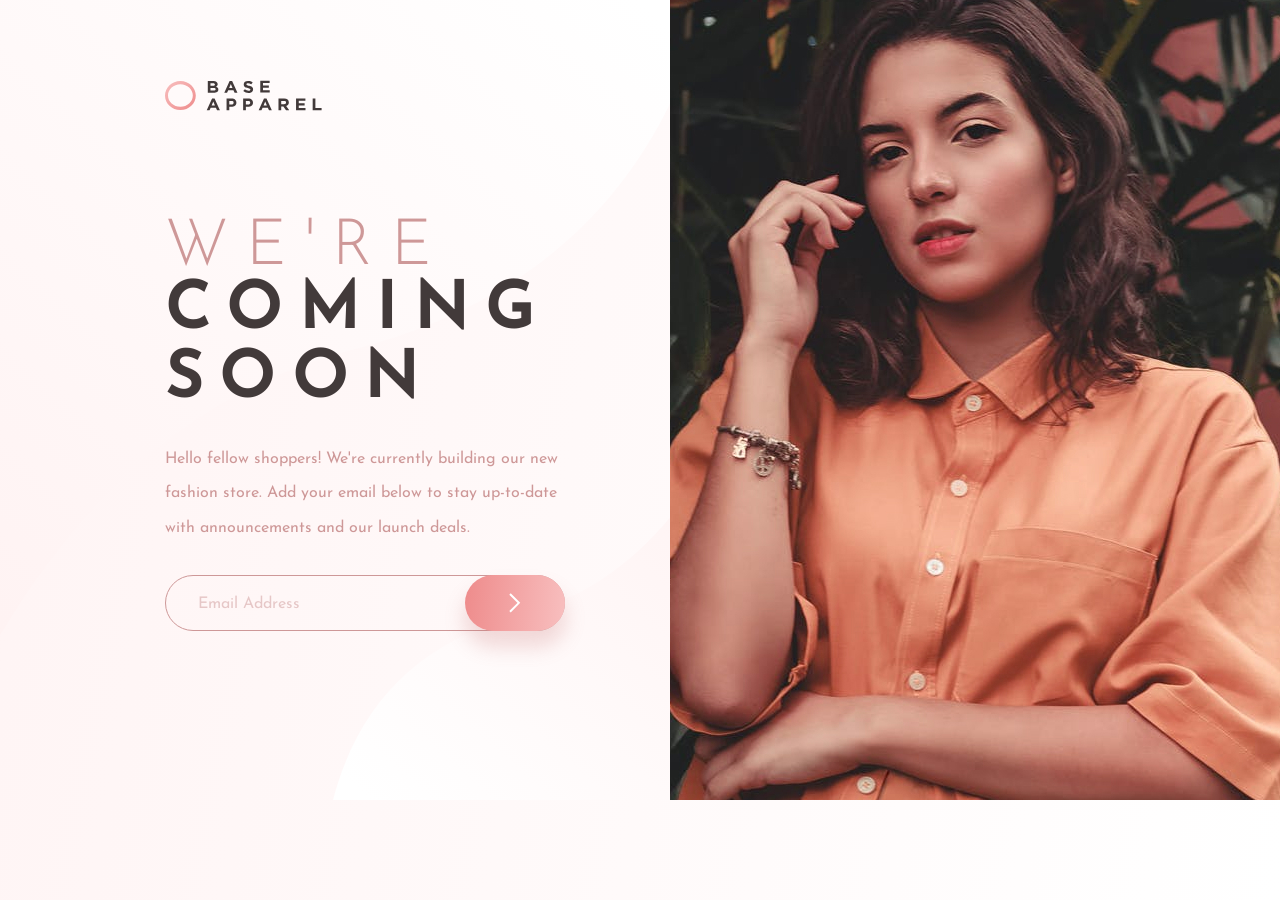
<file: index.html>
<!doctype html>
<html lang="en">
  <head>
    <meta charset="utf-8" />
    <meta http-equiv="x-ua-compatible" content="ie=edge" />
    <meta
      name="viewport"
      content="width=device-width,initial-scale=1,shrink-to-fit=no"
    />
    <meta name="theme-color" content="#000000" />
    <meta name="description" content="Base Apparel coming-soon lading page" />
    <link rel="manifest" href="./manifest.json" />
    <link rel="icon" href="./favicon-32x32.png" />
    <title>Base Apparel App</title>
    <link href="./static/css/main.d6d9f280.chunk.css" rel="stylesheet" />
  </head>
  <body>
    <noscript>You need to enable JavaScript to run this app.</noscript>
    <div id="root"></div>
    <script src="./static/js/runtime~main.1b922744.js"></script>
    <script src="./static/js/vendors~main.ded87515.chunk.js"></script>
    <script src="./static/js/main.d231589f.chunk.js"></script>
  </body>
</html>
</file>
<file: static/css/main.d6d9f280.chunk.css>
[data-elm-hot="true"] {
  height: inherit;
}
body {
  font-family:
    Josefin Sans,
    sans-serif;
  margin: 0;
  text-align: center;
}
h1 {
  font-size: 30px;
}
img {
  margin: 20px 0;
  max-width: 200px;
}
@font-face {
  font-display: swap;
  font-family: Josefin Sans;
  font-style: normal;
  font-weight: 300;
  src: url("../media/josefin-sans-v34-latin-300.61225cd8.woff2") format("woff2");
}
@font-face {
  font-display: swap;
  font-family: Josefin Sans;
  font-style: normal;
  font-weight: 400;
  src: url("../media/josefin-sans-v34-latin-regular.237687e1.woff2")
    format("woff2");
}
@font-face {
  font-display: swap;
  font-family: Josefin Sans;
  font-style: normal;
  font-weight: 500;
  src: url("../media/josefin-sans-v34-latin-500.c293c0dd.woff2") format("woff2");
}
</file>
